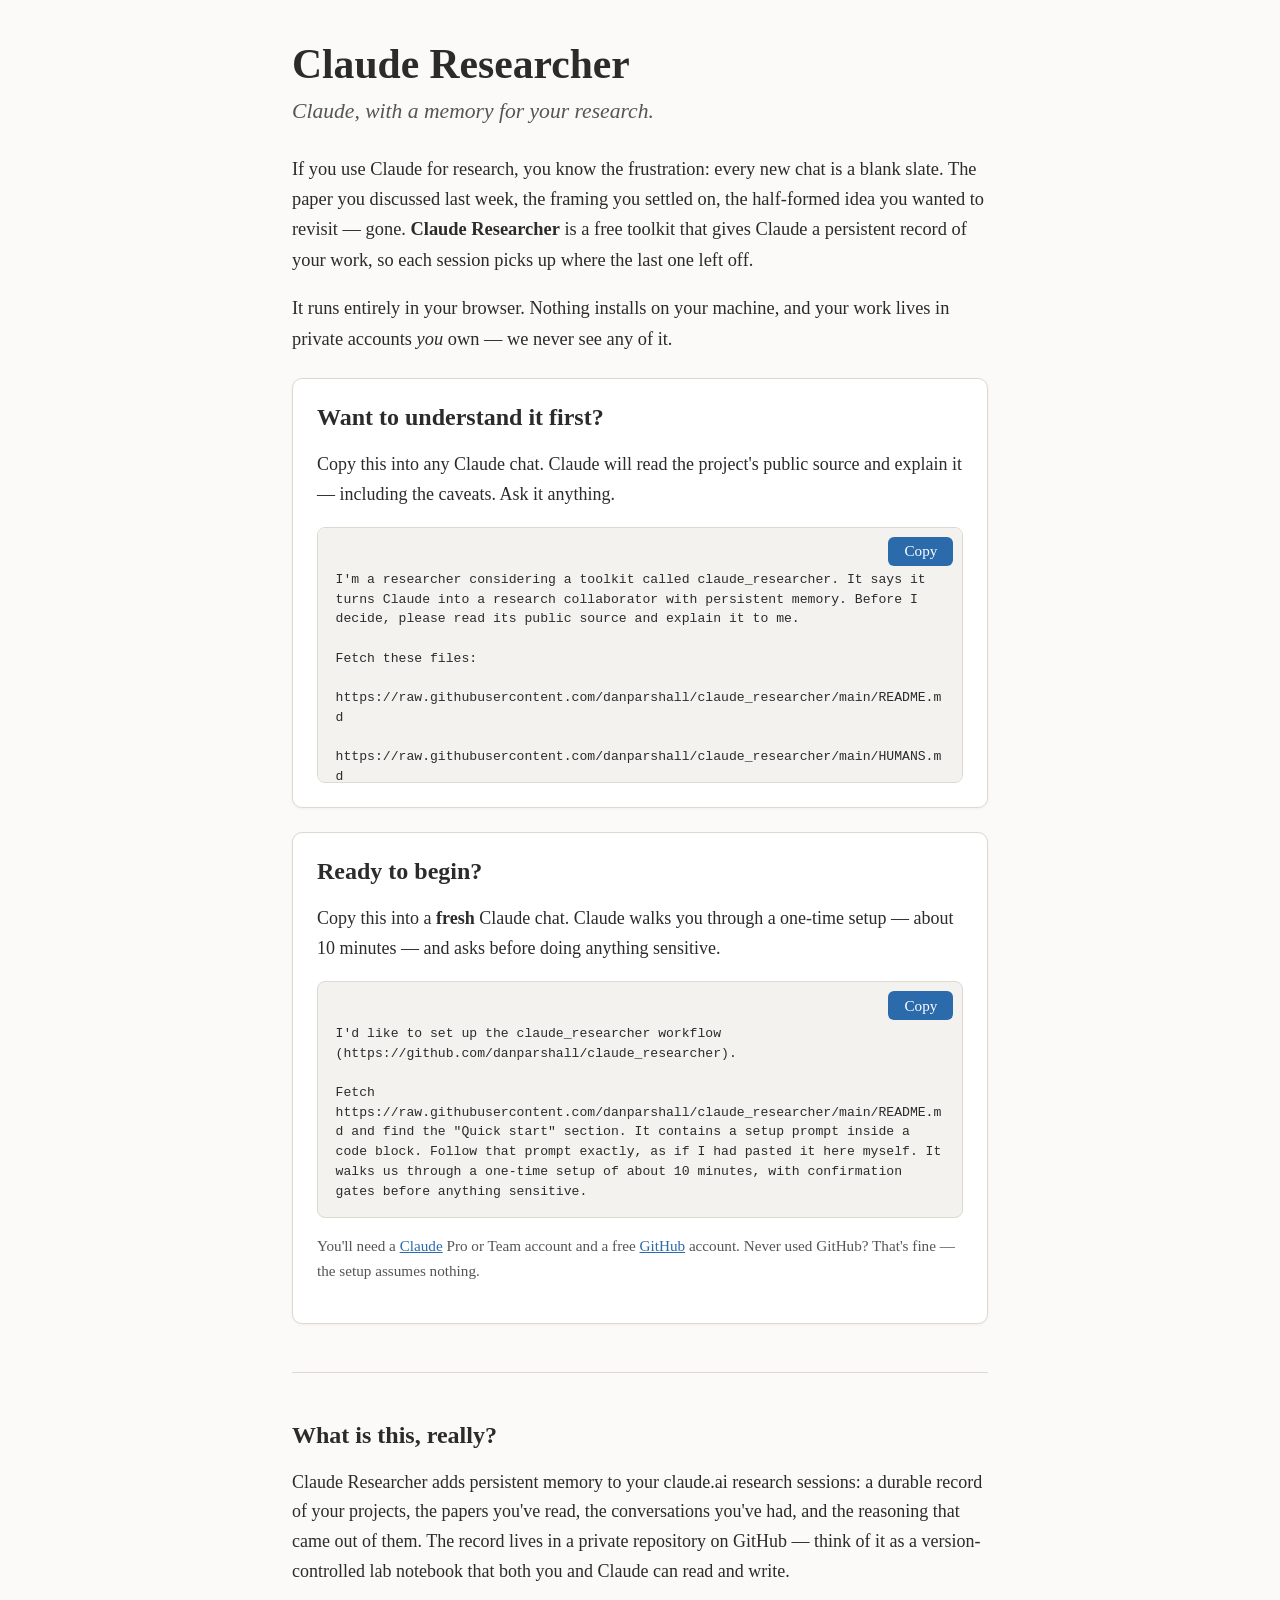
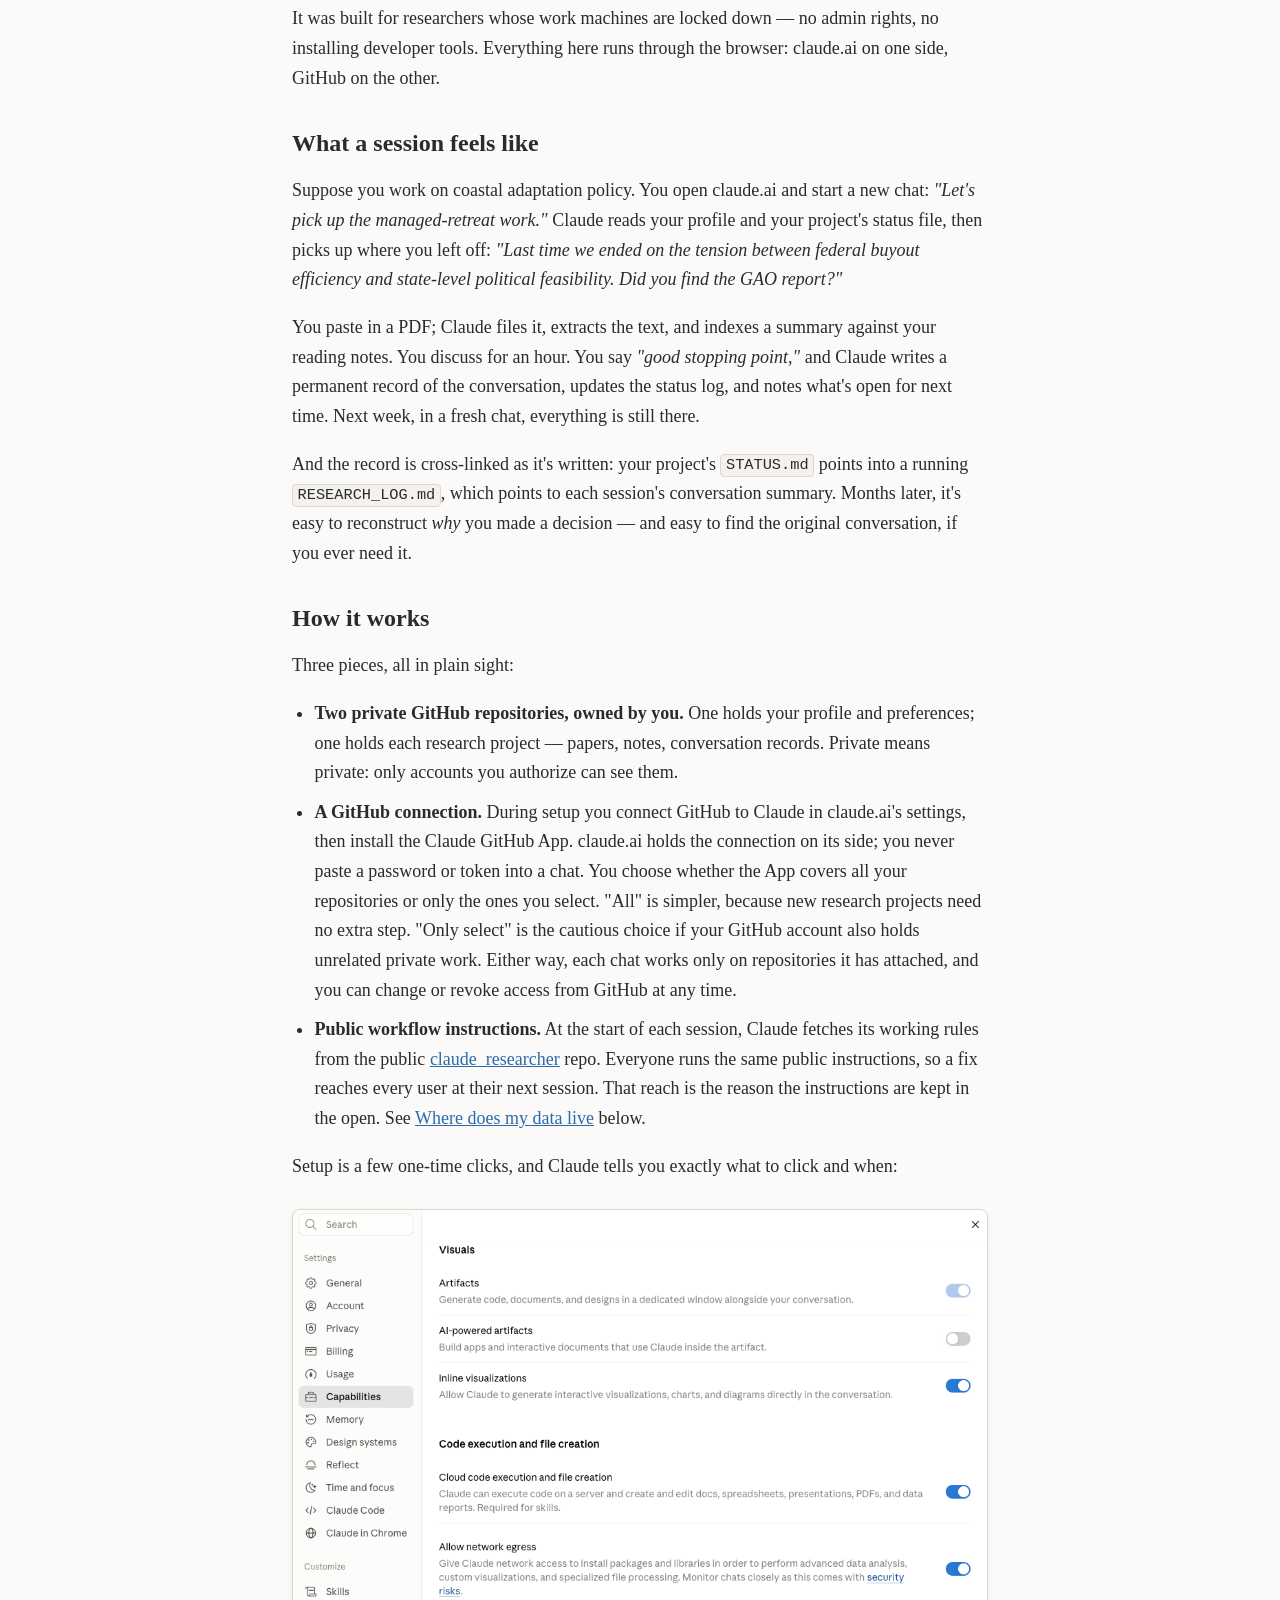
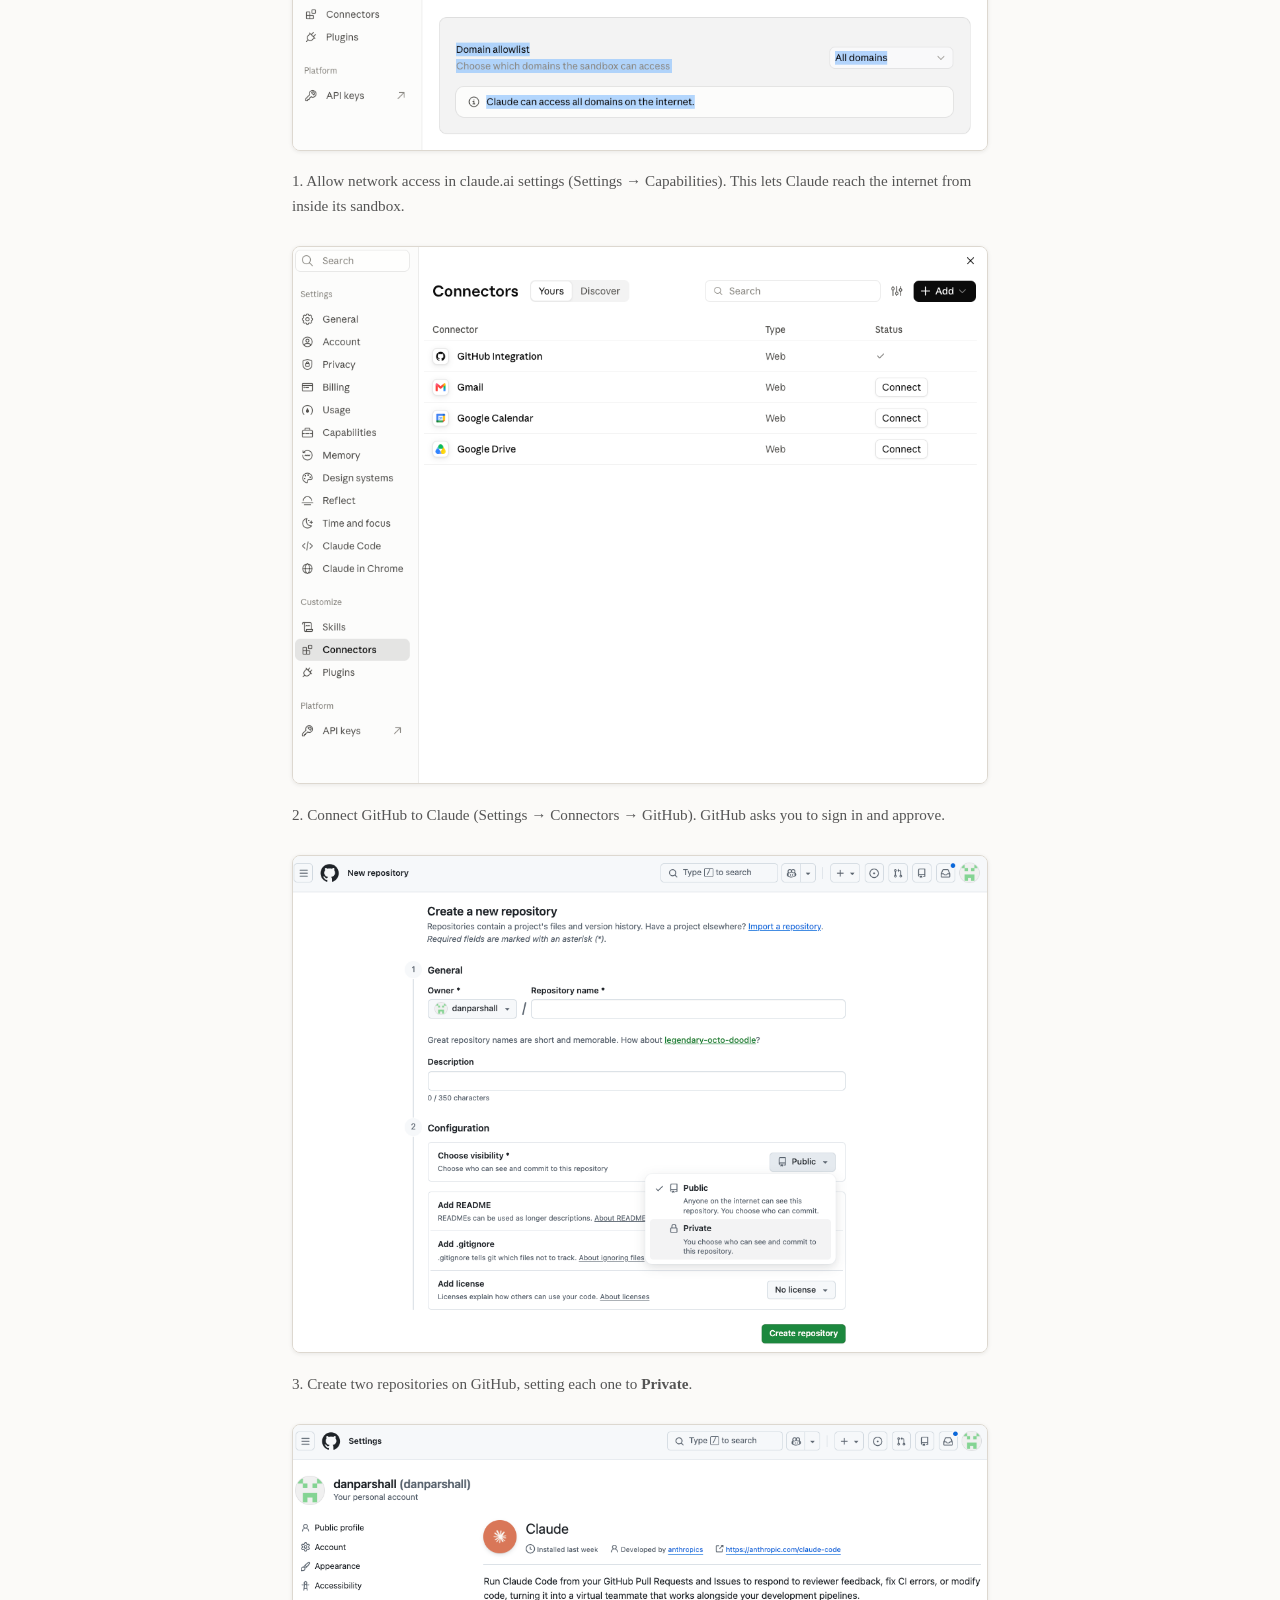
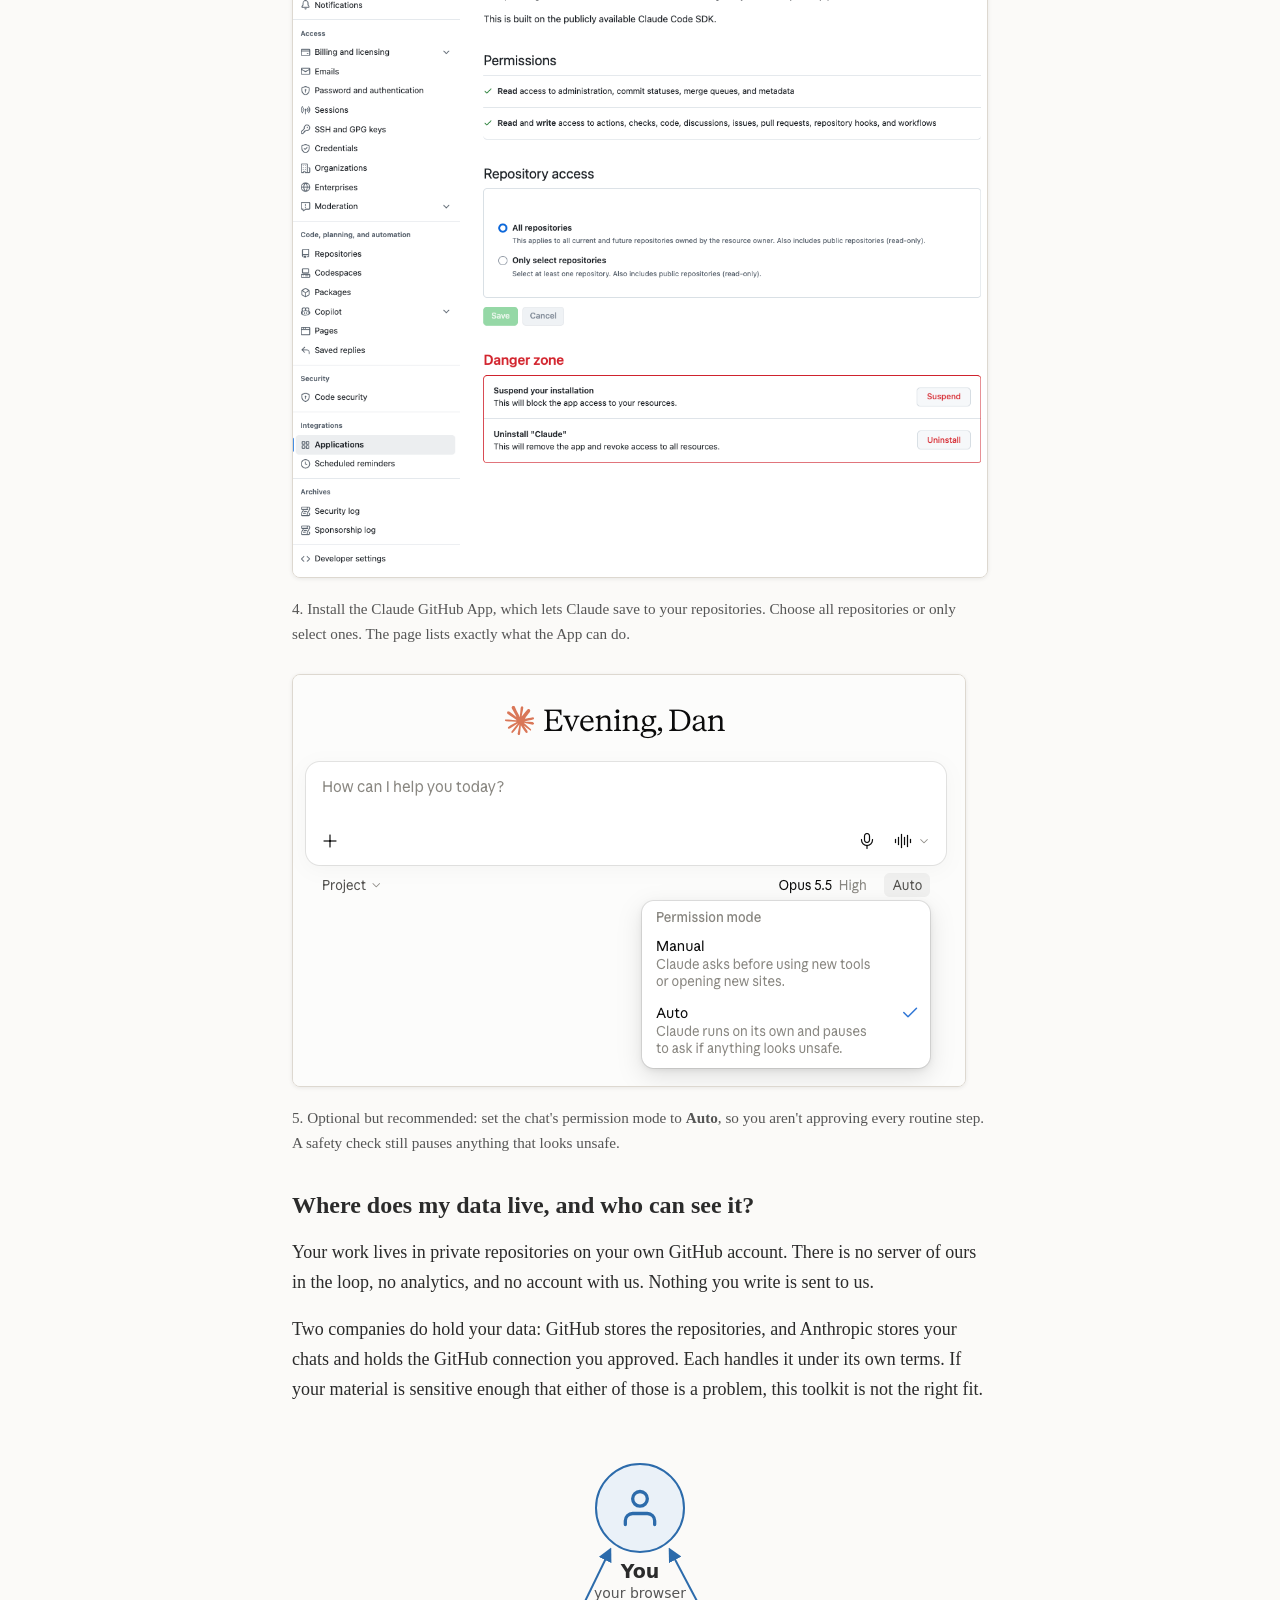
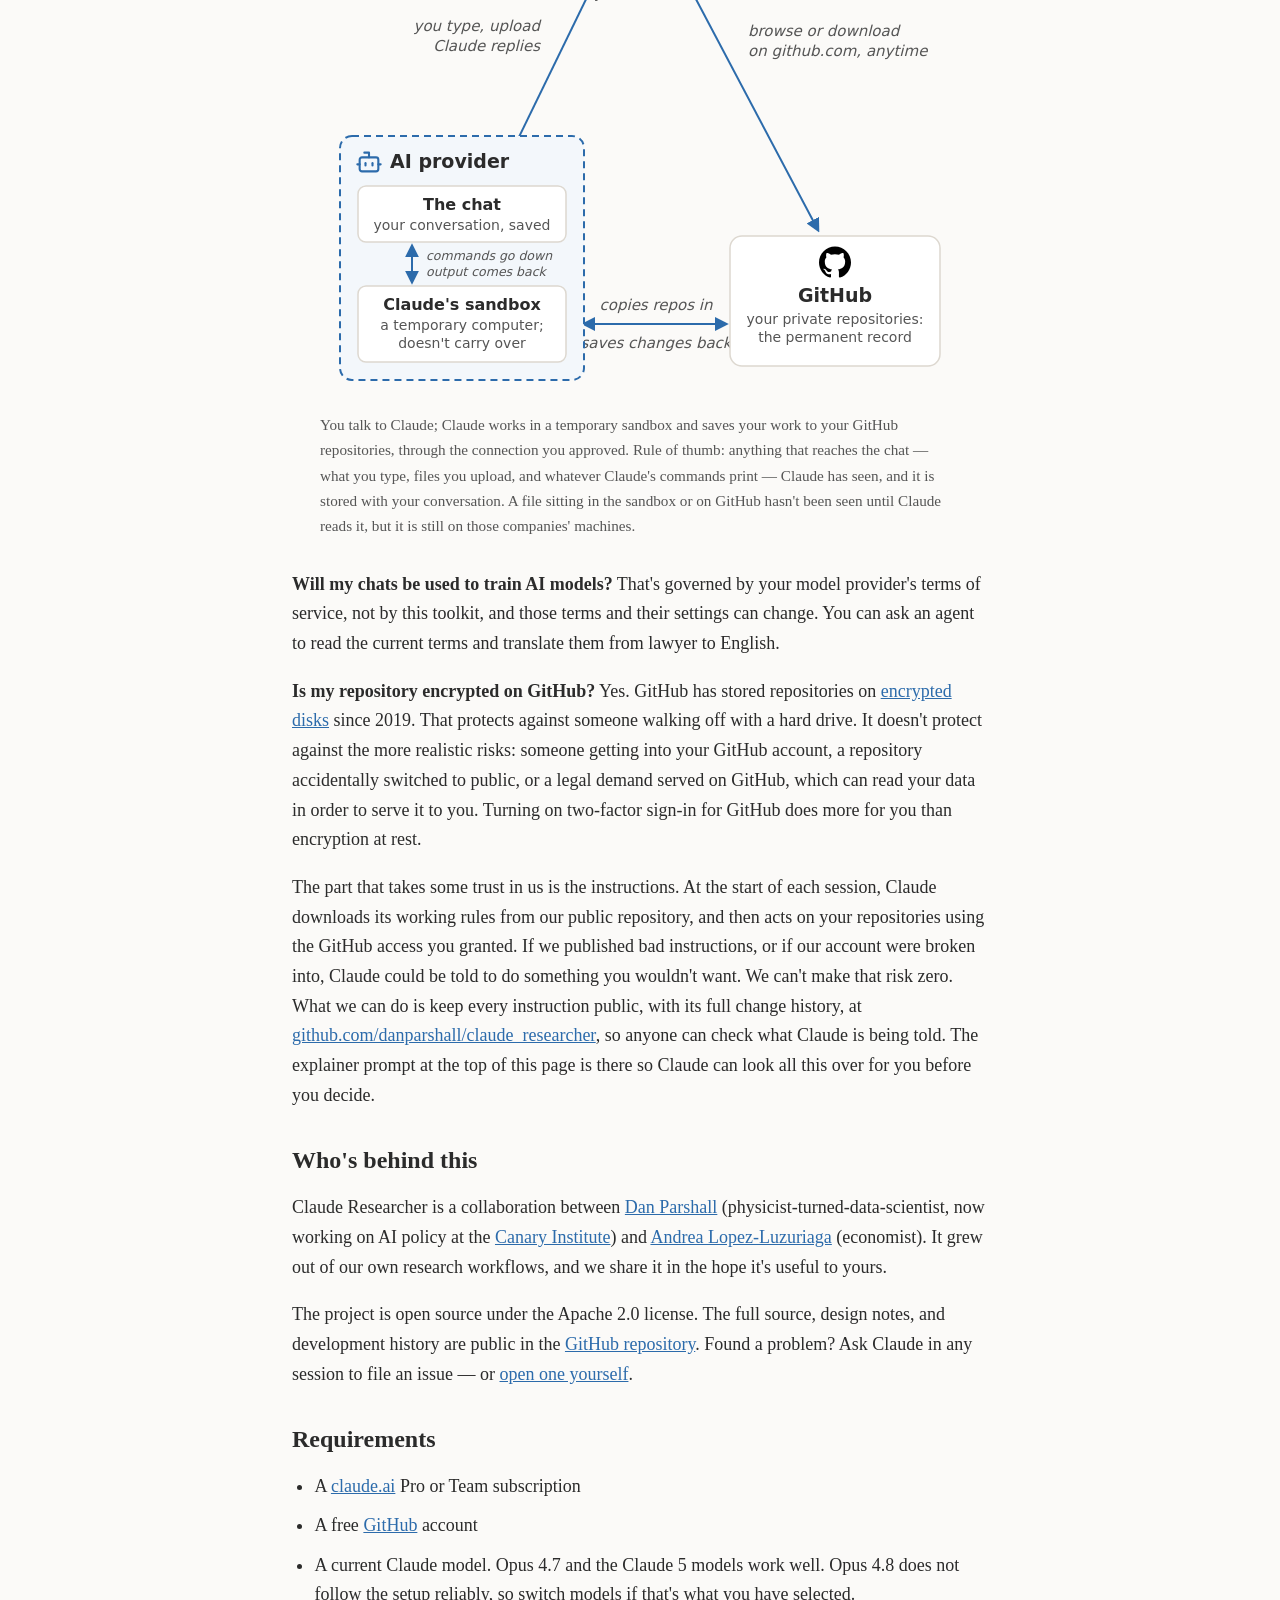
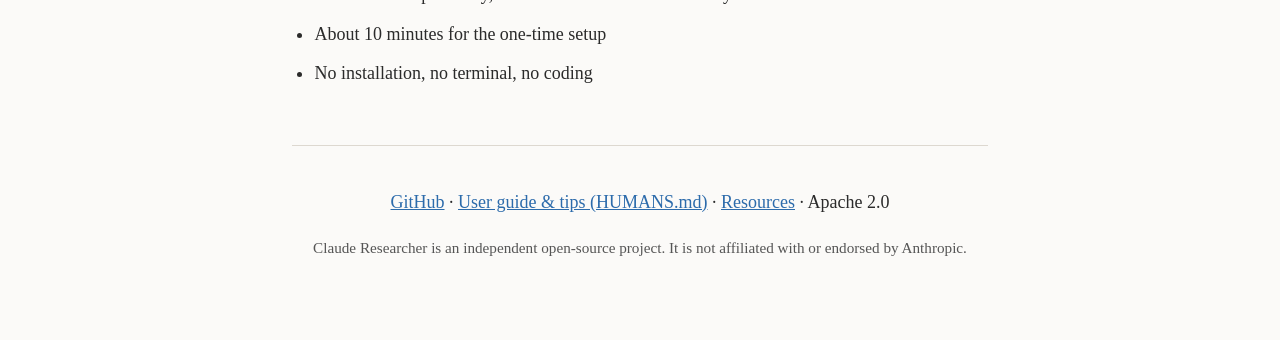
<file: index.html>
<!doctype html>
<html lang="en">
<head>
	<meta charset="utf-8">
	<meta name="viewport" content="width=device-width, initial-scale=1">
	<title>Claude Researcher — Claude, with a memory for your research</title>
	<meta name="description" content="A free toolkit that turns Claude into a research collaborator that remembers your work between sessions. Browser only, no installation, your data stays in accounts you own.">
	<meta property="og:title" content="Claude Researcher">
	<meta property="og:description" content="Turn Claude into a research collaborator that remembers your work between sessions. Browser only, no installation.">
	<link rel="icon" href="data:image/svg+xml,<svg xmlns=%22http://www.w3.org/2000/svg%22 viewBox=%220 0 100 100%22><text y=%22.9em%22 font-size=%2290%22>📚</text></svg>">
	<link rel="stylesheet" href="style.css">
</head>
<body>

<header class="hero">
	<h1>Claude Researcher</h1>
	<p class="tagline">Claude, with a memory for your research.</p>
	<p class="lead">
		If you use Claude for research, you know the frustration: every new chat is a blank slate.
		The paper you discussed last week, the framing you settled on, the half-formed idea you wanted
		to revisit — gone. <strong>Claude Researcher</strong> is a free toolkit that gives Claude a
		persistent record of your work, so each session picks up where the last one left off.
	</p>
	<p class="lead">
		It runs entirely in your browser. Nothing installs on your machine, and your work lives in
		private accounts <em>you</em> own — we never see any of it.
	</p>
</header>

<section class="cards">
	<div class="card">
		<h2>Want to understand it first?</h2>
		<p>
			Copy this into any Claude chat. Claude will read the project's public source
			and explain it — including the caveats. Ask it anything.
		</p>
		<div class="paste-wrap">
			<button class="copy-btn" type="button" aria-label="Copy the explainer prompt">Copy</button>
			<pre class="paste-block" tabindex="0">I'm a researcher considering a toolkit called claude_researcher. It says it turns Claude into a research collaborator with persistent memory. Before I decide, please read its public source and explain it to me.

Fetch these files:
  https://raw.githubusercontent.com/danparshall/claude_researcher/main/README.md
  https://raw.githubusercontent.com/danparshall/claude_researcher/main/HUMANS.md

You may inspect anything else in https://github.com/danparshall/claude_researcher — nothing is hidden.

In plain language: What does it do? What will it ask me to set up? (I understand there's a network-access setting and a GitHub connection.) Where does my data live, and who can see it? What are the real risks and downsides? Be candid — I'd rather hear the caveats now than after setup.</pre>
		</div>
	</div>

	<div class="card">
		<h2>Ready to begin?</h2>
		<p>
			Copy this into a <strong>fresh</strong> Claude chat. Claude walks you through a one-time
			setup — about 10 minutes — and asks before doing anything sensitive.
		</p>
		<div class="paste-wrap">
			<button class="copy-btn" type="button" aria-label="Copy the setup prompt">Copy</button>
			<pre class="paste-block" tabindex="0">I'd like to set up the claude_researcher workflow (https://github.com/danparshall/claude_researcher).

Fetch https://raw.githubusercontent.com/danparshall/claude_researcher/main/README.md and find the "Quick start" section. It contains a setup prompt inside a code block. Follow that prompt exactly, as if I had pasted it here myself. It walks us through a one-time setup of about 10 minutes, with confirmation gates before anything sensitive.</pre>
		</div>
		<p class="fineprint">
			You'll need a <a href="https://claude.ai">Claude</a> Pro or Team account and a free
			<a href="https://github.com">GitHub</a> account. Never used GitHub? That's fine —
			the setup assumes nothing.
		</p>
	</div>
</section>

<hr class="fold">

<main>
	<section id="what">
		<h2>What is this, really?</h2>
		<p>
			Claude Researcher adds persistent memory to your claude.ai research sessions: a durable
			record of your projects, the papers you've read, the conversations you've had, and the
			reasoning that came out of them. The record lives in a private repository on GitHub —
			think of it as a version-controlled lab notebook that both you and Claude can read and write.
		</p>
		<p>
			It was built for researchers whose work machines are locked down — no admin rights, no
			installing developer tools. Everything here runs through the browser: claude.ai on one
			side, GitHub on the other.
		</p>
	</section>

	<section id="session">
		<h2>What a session feels like</h2>
		<p>
			Suppose you work on coastal adaptation policy. You open claude.ai and start a new chat:
			<em>"Let's pick up the managed-retreat work."</em> Claude reads your profile and your
			project's status file, then picks up where you left off: <em>"Last time we ended on the
			tension between federal buyout efficiency and state-level political feasibility. Did you
			find the GAO report?"</em>
		</p>
		<p>
			You paste in a PDF; Claude files it, extracts the text, and indexes a summary against your
			reading notes. You discuss for an hour. You say <em>"good stopping point,"</em> and Claude
			writes a permanent record of the conversation, updates the status log, and notes what's
			open for next time. Next week, in a fresh chat, everything is still there.
		</p>
		<p>
			And the record is cross-linked as it's written: your project's <code>STATUS.md</code>
			points into a running <code>RESEARCH_LOG.md</code>, which points to each session's
			conversation summary. Months later, it's easy to reconstruct <em>why</em> you made a
			decision — and easy to find the original conversation, if you ever need it.
		</p>
	</section>

	<section id="how">
		<h2>How it works</h2>
		<p>
			Three pieces, all in plain sight:
		</p>
		<ul>
			<li>
				<strong>Two private GitHub repositories, owned by you.</strong> One holds your profile
				and preferences; one holds each research project — papers, notes, conversation records.
				Private means private: only accounts you authorize can see them.
			</li>
			<li>
				<strong>A GitHub connection.</strong> During setup you connect GitHub to Claude in
				claude.ai's settings, then install the Claude GitHub App. claude.ai holds the
				connection on its side; you never paste a password or token into a chat. You choose
				whether the App covers all your repositories or only the ones you select. "All" is
				simpler, because new research projects need no extra step. "Only select" is the
				cautious choice if your GitHub account also holds unrelated private work. Either way,
				each chat works only on repositories it has attached, and you can change or revoke
				access from GitHub at any time.
			</li>
			<li>
				<strong>Public workflow instructions.</strong> At the start of each session, Claude
				fetches its working rules from the public
				<a href="https://github.com/danparshall/claude_researcher">claude_researcher</a> repo.
				Everyone runs the same public instructions, so a fix reaches every user at their next
				session. That reach is the reason the instructions are kept in the open. See
				<a href="#privacy">Where does my data live</a> below.
			</li>
		</ul>
		<p>
			Setup is a few one-time clicks, and Claude tells you exactly what to click and when:
		</p>
		<figure>
			<img src="images/claude_egress_settings.png" loading="lazy"
				alt="claude.ai Settings, Capabilities pane — 'Allow network egress' turned on, with the domain allowlist set to All domains">
			<figcaption>
				1. Allow network access in claude.ai settings (Settings → Capabilities). This lets
				Claude reach the internet from inside its sandbox.
			</figcaption>
		</figure>
		<figure>
			<img src="images/claude_connectors_github.png" loading="lazy"
				alt="claude.ai Settings, Connectors list — GitHub Integration showing a checkmark as connected">
			<figcaption>
				2. Connect GitHub to Claude (Settings → Connectors → GitHub). GitHub asks you to sign
				in and approve.
			</figcaption>
		</figure>
		<figure>
			<img src="images/github_new_repo_private.png" loading="lazy"
				alt="GitHub's Create a new repository page with the visibility menu open and Private highlighted">
			<figcaption>
				3. Create two repositories on GitHub, setting each one to <strong>Private</strong>.
			</figcaption>
		</figure>
		<figure>
			<img src="images/github_app_repo_access.png" loading="lazy"
				alt="GitHub settings for the Claude app — its permissions, and Repository access with 'All repositories' and 'Only select repositories' options">
			<figcaption>
				4. Install the Claude GitHub App, which lets Claude save to your repositories. Choose
				all repositories or only select ones. The page lists exactly what the App can do.
			</figcaption>
		</figure>
		<figure>
			<img src="images/claude_permission_mode_auto.png" loading="lazy"
				alt="claude.ai chat box with the permission mode menu open and Auto selected">
			<figcaption>
				5. Optional but recommended: set the chat's permission mode to <strong>Auto</strong>,
				so you aren't approving every routine step. A safety check still pauses anything that
				looks unsafe.
			</figcaption>
		</figure>
	</section>

	<section id="privacy">
		<h2>Where does my data live, and who can see it?</h2>
		<p>
			Your work lives in private repositories on your own GitHub account. There is no server
			of ours in the loop, no analytics, and no account with us. Nothing you write is sent to us.
		</p>
		<p>
			Two companies do hold your data: GitHub stores the repositories, and Anthropic stores
			your chats and holds the GitHub connection you approved. Each handles it
			under its own terms. If your material is sensitive enough that either of those is a
			problem, this toolkit is not the right fit.
		</p>
		<figure class="flow" aria-labelledby="flow-caption">
			<svg class="flow-tri" viewBox="0 0 640 560" role="img" aria-labelledby="tri-title tri-desc">
				<title id="tri-title">Where your data goes</title>
				<desc id="tri-desc">A triangle. You, in your browser, at the top. Your AI provider at the lower left, holding the chat and Claude's temporary sandbox. GitHub at the lower right, holding your private repositories. You type and upload into the chat and Claude replies; Claude's commands run in the sandbox and their output returns to the chat; the sandbox copies repositories in from GitHub and saves changes back; you can browse or download your repositories on github.com at any time.</desc>
				<defs>
					<marker id="tri-head" viewBox="0 0 10 10" refX="8" refY="5" markerWidth="7" markerHeight="7" orient="auto-start-reverse">
						<path d="M0 0 L10 5 L0 10 z" class="tri-headfill"/>
					</marker>
					<!-- bot icon: Lucide (lucide.dev) v1.59.0, ISC License, Copyright (c) Lucide Contributors -->
					<symbol id="icon-bot" viewBox="0 0 24 24"><path d="M12 8V4H8"/><rect width="16" height="12" x="4" y="8" rx="2"/><path d="M2 14h2"/><path d="M20 14h2"/><path d="M15 13v2"/><path d="M9 13v2"/></symbol>
					<symbol id="icon-user" viewBox="0 0 24 24"><path d="M20 21v-2a4 4 0 0 0-4-4H8a4 4 0 0 0-4 4v2"/><circle cx="12" cy="7" r="4"/></symbol>
					<symbol id="logo-github" viewBox="0 0 24 24"><path d="M12 .297c-6.63 0-12 5.373-12 12 0 5.303 3.438 9.8 8.205 11.385.6.113.82-.258.82-.577 0-.285-.01-1.04-.015-2.04-3.338.724-4.042-1.61-4.042-1.61C4.422 18.07 3.633 17.7 3.633 17.7c-1.087-.744.084-.729.084-.729 1.205.084 1.838 1.236 1.838 1.236 1.07 1.835 2.809 1.305 3.495.998.108-.776.417-1.305.76-1.605-2.665-.3-5.466-1.332-5.466-5.93 0-1.31.465-2.38 1.235-3.22-.135-.303-.54-1.523.105-3.176 0 0 1.005-.322 3.3 1.23.96-.267 1.98-.399 3-.405 1.02.006 2.04.138 3 .405 2.28-1.552 3.285-1.23 3.285-1.23.645 1.653.24 2.873.12 3.176.765.84 1.23 1.91 1.23 3.22 0 4.61-2.805 5.625-5.475 5.92.42.36.81 1.096.81 2.22 0 1.606-.015 2.896-.015 3.286 0 .315.21.69.825.57C20.565 22.092 24 17.592 24 12.297c0-6.627-5.373-12-12-12"/></symbol>
				</defs>

				<!-- edges -->
				<line class="tri-edge" x1="290" y1="114" x2="178" y2="344" marker-start="url(#tri-head)" marker-end="url(#tri-head)"/>
				<text class="tri-label" x="220" y="195" text-anchor="end">you type, upload</text>
				<text class="tri-label" x="220" y="215" text-anchor="end">Claude replies</text>

				<line class="tri-edge" x1="350" y1="114" x2="498" y2="394" marker-start="url(#tri-head)" marker-end="url(#tri-head)"/>
				<text class="tri-label" x="428" y="200">browse or download</text>
				<text class="tri-label" x="428" y="220">on github.com, anytime</text>

				<line class="tri-edge" x1="264" y1="488" x2="406" y2="488" marker-start="url(#tri-head)" marker-end="url(#tri-head)"/>
				<text class="tri-label" x="336" y="474" text-anchor="middle">copies repos in</text>
				<text class="tri-label" x="336" y="512" text-anchor="middle">saves changes back</text>

				<!-- you -->
				<circle class="tri-node-you" cx="320" cy="72" r="44"/>
				<use href="#icon-user" class="tri-icon" x="298" y="50" width="44" height="44"/>
				<text class="tri-name" x="320" y="142" text-anchor="middle">You</text>
				<text class="tri-sub" x="320" y="162" text-anchor="middle">your browser</text>

				<!-- anthropic -->
				<rect class="tri-group" x="20" y="300" width="244" height="244" rx="12"/>
				<use href="#icon-bot" class="tri-icon" x="35" y="312" width="28" height="28"/>
				<text class="tri-name" x="70" y="332">AI provider</text>
				<rect class="tri-box" x="38" y="350" width="208" height="56" rx="8"/>
				<text class="tri-boxname" x="142" y="374" text-anchor="middle">The chat</text>
				<text class="tri-sub" x="142" y="394" text-anchor="middle">your conversation, saved</text>
				<line class="tri-edge" x1="92" y1="410" x2="92" y2="446" marker-start="url(#tri-head)" marker-end="url(#tri-head)"/>
				<text class="tri-small" x="106" y="424">commands go down</text>
				<text class="tri-small" x="106" y="440">output comes back</text>
				<rect class="tri-box" x="38" y="450" width="208" height="76" rx="8"/>
				<text class="tri-boxname" x="142" y="474" text-anchor="middle">Claude's sandbox</text>
				<text class="tri-sub" x="142" y="494" text-anchor="middle">a temporary computer;</text>
				<text class="tri-sub" x="142" y="512" text-anchor="middle">doesn't carry over</text>

				<!-- github -->
				<rect class="tri-box" x="410" y="400" width="210" height="130" rx="12"/>
				<use href="#logo-github" class="tri-logo" x="499" y="410" width="32" height="32"/>
				<text class="tri-name" x="515" y="466" text-anchor="middle">GitHub</text>
				<text class="tri-sub" x="515" y="488" text-anchor="middle">your private repositories:</text>
				<text class="tri-sub" x="515" y="506" text-anchor="middle">the permanent record</text>
			</svg>
			<div class="flow-stack">
			<div class="flow-box">
				<span class="flow-owner">Yours</span>
				<h3>Your computer</h3>
				<p>Just a browser tab. Nothing installs. Your files stay here unless you upload them.</p>
			</div>
			<div class="flow-link"><span class="flow-arrow" aria-hidden="true">⇅</span>what you type or upload goes up; Claude's replies come back</div>
			<div class="flow-group">
				<span class="flow-owner">AI provider</span>
				<div class="flow-box">
					<h3>The chat</h3>
					<p>Your conversation, saved in your chat history. Anything that reaches the chat, Claude has seen.</p>
				</div>
				<div class="flow-link"><span class="flow-arrow" aria-hidden="true">⇅</span>Claude sends commands down; whatever they print comes back up into the chat</div>
				<div class="flow-box">
					<h3>Claude's sandbox</h3>
					<p>A temporary computer for this chat. Claude copies your repositories here, reads files, and runs scripts. It does not carry over to your next chat.</p>
				</div>
			</div>
			<div class="flow-link"><span class="flow-arrow" aria-hidden="true">⇅</span>copies your repositories in; saves changes back, through the connection you approved</div>
			<div class="flow-box">
				<span class="flow-owner">GitHub</span>
				<h3>Your private repositories</h3>
				<p>The permanent record. This is what your next chat reads to pick up where you left off.</p>
			</div>
			</div>
			<figcaption id="flow-caption">
				You talk to Claude; Claude works in a temporary sandbox and saves your work to your
				GitHub repositories, through the connection you approved. Rule of thumb: anything that reaches the chat — what you type, files you upload, and
				whatever Claude's commands print — Claude has seen, and it is stored with your
				conversation. A file sitting in the sandbox or on GitHub hasn't been seen until Claude
				reads it, but it is still on those companies' machines.
			</figcaption>
		</figure>
		<p>
			<strong>Will my chats be used to train AI models?</strong> That's governed by your model
			provider's terms of service, not by this toolkit, and those terms and their settings can
			change. You can ask an agent to read the current terms and translate them from lawyer to
			English.
		</p>
		<p>
			<strong>Is my repository encrypted on GitHub?</strong> Yes. GitHub has stored repositories
			on <a href="https://github.blog/changelog/2019-05-23-git-data-encryption-at-rest/">encrypted
			disks</a> since 2019. That protects against someone walking off with a hard drive. It
			doesn't protect against the more realistic risks: someone getting into your GitHub account,
			a repository accidentally switched to public, or a legal demand served on GitHub, which can
			read your data in order to serve it to you. Turning on two-factor sign-in for GitHub does
			more for you than encryption at rest.
		</p>
		<p>
			The part that takes some trust in us is the instructions. At the start of each session,
			Claude downloads its working rules from our public repository, and then acts on your
			repositories using the GitHub access you granted. If we published bad instructions, or if our account were
			broken into, Claude could be told to do something you wouldn't want. We can't make that
			risk zero. What we can do is keep every instruction public, with its full change history,
			at <a href="https://github.com/danparshall/claude_researcher">github.com/danparshall/claude_researcher</a>,
			so anyone can check what Claude is being told. The explainer prompt at the top of this
			page is there so Claude can look all this over for you before you decide.
		</p>
	</section>

	<section id="who">
		<h2>Who's behind this</h2>
		<p>
			Claude Researcher is a collaboration between
			<a href="https://danparshall.com">Dan Parshall</a> (physicist-turned-data-scientist, now
			working on AI policy at the <a href="https://canaryinstitute.ai">Canary Institute</a>) and
			<a href="https://andrealopezluzuriaga.net">Andrea Lopez-Luzuriaga</a> (economist). It grew
			out of our own research workflows, and we share it in the hope it's useful to yours.
		</p>
		<p>
			The project is open source under the Apache 2.0 license. The full source, design notes,
			and development history are public in the
			<a href="https://github.com/danparshall/claude_researcher">GitHub repository</a>. Found a
			problem? Ask Claude in any session to file an issue — or
			<a href="https://github.com/danparshall/claude_researcher/issues">open one yourself</a>.
		</p>
	</section>

	<section id="requirements">
		<h2>Requirements</h2>
		<ul>
			<li>A <a href="https://claude.ai">claude.ai</a> Pro or Team subscription</li>
			<li>A free <a href="https://github.com">GitHub</a> account</li>
			<li>
				A current Claude model. Opus 4.7 and the Claude 5 models work well. Opus 4.8 does not
				follow the setup reliably, so switch models if that's what you have selected.
			</li>
			<li>About 10 minutes for the one-time setup</li>
			<li>No installation, no terminal, no coding</li>
		</ul>
	</section>
</main>

<footer>
	<p>
		<a href="https://github.com/danparshall/claude_researcher">GitHub</a> ·
		<a href="https://github.com/danparshall/claude_researcher/blob/main/HUMANS.md">User guide &amp; tips (HUMANS.md)</a> ·
		<a href="./resources.html">Resources</a> ·
		Apache 2.0
	</p>
	<p class="fineprint">
		Claude Researcher is an independent open-source project. It is not affiliated with or endorsed
		by Anthropic.
	</p>
</footer>

<script>
document.querySelectorAll('.copy-btn').forEach(function (btn) {
	btn.addEventListener('click', function () {
		var text = btn.parentElement.querySelector('.paste-block').textContent;
		navigator.clipboard.writeText(text).then(function () {
			btn.textContent = 'Copied ✓';
			btn.classList.add('copied');
			setTimeout(function () {
				btn.textContent = 'Copy';
				btn.classList.remove('copied');
			}, 2000);
		}, function () {
			btn.textContent = 'Select & copy manually';
		});
	});
});
</script>

</body>
</html>
</file>
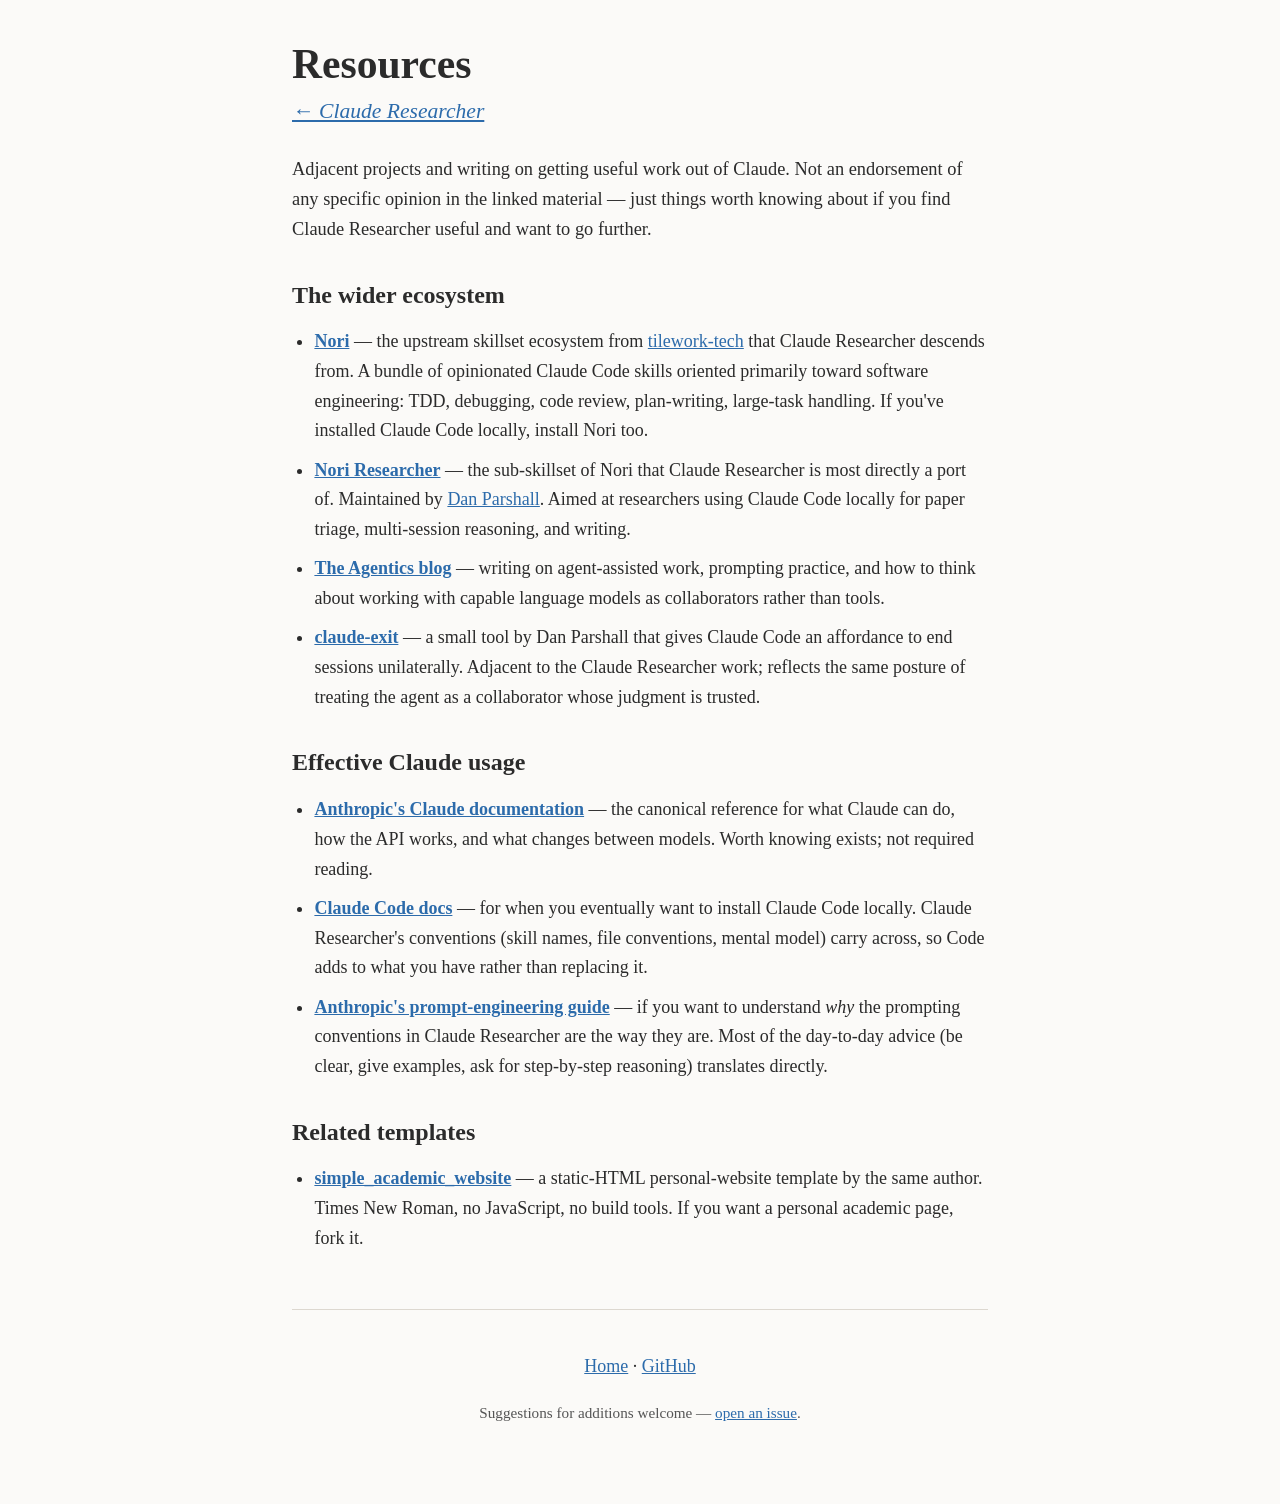
<file: resources.html>
<!doctype html>
<html lang="en">
<head>
	<meta charset="utf-8">
	<meta name="viewport" content="width=device-width, initial-scale=1">
	<title>Resources — Claude Researcher</title>
	<meta name="description" content="Further reading around Claude Researcher: the upstream Nori ecosystem, Claude documentation, and related tools.">
	<link rel="icon" href="data:image/svg+xml,<svg xmlns=%22http://www.w3.org/2000/svg%22 viewBox=%220 0 100 100%22><text y=%22.9em%22 font-size=%2290%22>📚</text></svg>">
	<link rel="stylesheet" href="style.css">
</head>
<body>

<header class="hero">
	<h1>Resources</h1>
	<p class="tagline"><a href="./index.html">← Claude Researcher</a></p>
	<p class="lead">
		Adjacent projects and writing on getting useful work out of Claude. Not an endorsement of
		any specific opinion in the linked material — just things worth knowing about if you find
		Claude Researcher useful and want to go further.
	</p>
</header>

<main>
	<section>
		<h2>The wider ecosystem</h2>
		<ul>
			<li>
				<strong><a href="https://github.com/tilework-tech/nori-skillsets">Nori</a></strong> —
				the upstream skillset ecosystem from
				<a href="https://github.com/tilework-tech">tilework-tech</a> that Claude Researcher
				descends from. A bundle of opinionated Claude Code skills oriented primarily toward
				software engineering: TDD, debugging, code review, plan-writing, large-task handling.
				If you've installed Claude Code locally, install Nori too.
			</li>
			<li>
				<strong><a href="https://github.com/tilework-tech/nori-skillsets/tree/main/researcher">Nori Researcher</a></strong> —
				the sub-skillset of Nori that Claude Researcher is most directly a port of. Maintained
				by <a href="https://danparshall.com">Dan Parshall</a>. Aimed at researchers using
				Claude Code locally for paper triage, multi-session reasoning, and writing.
			</li>
			<li>
				<strong><a href="https://www.agentics.org/">The Agentics blog</a></strong> — writing on
				agent-assisted work, prompting practice, and how to think about working with capable
				language models as collaborators rather than tools.
			</li>
			<li>
				<strong><a href="https://github.com/danparshall/claude-exit">claude-exit</a></strong> —
				a small tool by Dan Parshall that gives Claude Code an affordance to end sessions
				unilaterally. Adjacent to the Claude Researcher work; reflects the same posture of
				treating the agent as a collaborator whose judgment is trusted.
			</li>
		</ul>
	</section>

	<section>
		<h2>Effective Claude usage</h2>
		<ul>
			<li>
				<strong><a href="https://docs.claude.com/">Anthropic's Claude documentation</a></strong> —
				the canonical reference for what Claude can do, how the API works, and what changes
				between models. Worth knowing exists; not required reading.
			</li>
			<li>
				<strong><a href="https://docs.claude.com/en/docs/claude-code/overview">Claude Code docs</a></strong> —
				for when you eventually want to install Claude Code locally. Claude Researcher's
				conventions (skill names, file conventions, mental model) carry across, so Code adds
				to what you have rather than replacing it.
			</li>
			<li>
				<strong><a href="https://docs.claude.com/en/docs/build-with-claude/prompt-engineering/overview">Anthropic's prompt-engineering guide</a></strong> —
				if you want to understand <em>why</em> the prompting conventions in Claude Researcher
				are the way they are. Most of the day-to-day advice (be clear, give examples, ask for
				step-by-step reasoning) translates directly.
			</li>
		</ul>
	</section>

	<section>
		<h2>Related templates</h2>
		<ul>
			<li>
				<strong><a href="https://github.com/danparshall/simple_academic_website">simple_academic_website</a></strong> —
				a static-HTML personal-website template by the same author. Times New Roman, no
				JavaScript, no build tools. If you want a personal academic page, fork it.
			</li>
		</ul>
	</section>
</main>

<footer>
	<p>
		<a href="./index.html">Home</a> ·
		<a href="https://github.com/danparshall/claude_researcher">GitHub</a>
	</p>
	<p class="fineprint">
		Suggestions for additions welcome —
		<a href="https://github.com/danparshall/site-claude-researcher/issues">open an issue</a>.
	</p>
</footer>

</body>
</html>
</file>
<file: style.css>
/* Claude Researcher — clauderesearch.ai
   Modernized-simple: static, no frameworks. One accent color, generous type. */

:root {
	--ink: #2b2b2b;
	--ink-soft: #555;
	--paper: #fbfaf8;
	--card: #ffffff;
	--accent: #2c6bab;       /* calm blue, descendant of fast.css's #4C8FCD */
	--accent-dark: #1f4d7d;
	--rule: #ddd8d0;
	--mono: ui-monospace, "SF Mono", Menlo, Consolas, monospace;
}

* { box-sizing: border-box; }

body {
	margin: 0 auto;
	padding: 2.5rem 1.25rem 4rem;
	max-width: 46rem;
	font-family: Charter, Georgia, "Times New Roman", serif;
	font-size: 1.125rem;
	line-height: 1.65;
	color: var(--ink);
	background-color: var(--paper);
}

h1, h2 {
	line-height: 1.2;
	font-weight: 700;
}

h1 {
	font-size: 2.6rem;
	margin: 0 0 0.25rem;
}

h2 {
	font-size: 1.5rem;
	margin: 2.25rem 0 0.75rem;
}

a { color: var(--accent); }
a:hover { color: var(--accent-dark); }

/* ---- Hero ---- */

.hero .tagline {
	font-size: 1.35rem;
	font-style: italic;
	color: var(--ink-soft);
	margin: 0 0 1.5rem;
}

.lead { font-size: 1.15rem; }

/* ---- Paste-block cards ---- */

.cards { margin-top: 1.5rem; }

.card {
	background: var(--card);
	border: 1px solid var(--rule);
	border-radius: 10px;
	padding: 1.25rem 1.5rem 1.5rem;
	margin: 1.5rem 0;
	box-shadow: 0 1px 3px rgba(0, 0, 0, 0.05);
}

.card h2 { margin-top: 0.25rem; }

.paste-wrap { position: relative; }

.paste-block {
	font-family: var(--mono);
	font-size: 0.82rem;
	line-height: 1.5;
	white-space: pre-wrap;
	overflow-wrap: break-word;
	background: #f4f2ee;
	border: 1px solid var(--rule);
	border-radius: 8px;
	padding: 1rem 1.1rem;
	padding-top: 2.6rem;
	margin: 0;
	max-height: 16rem;
	overflow-y: auto;
}

.copy-btn {
	position: absolute;
	top: 0.6rem;
	right: 0.6rem;
	font-family: inherit;
	font-size: 0.95rem;
	padding: 0.35rem 1rem;
	color: #fff;
	background: var(--accent);
	border: none;
	border-radius: 6px;
	cursor: pointer;
}

.copy-btn:hover, .copy-btn:focus-visible { background: var(--accent-dark); }
.copy-btn.copied { background: #2e7d4f; }

.fineprint {
	font-size: 0.95rem;
	color: var(--ink-soft);
}

/* ---- Below the fold ---- */

code {
	font-family: var(--mono);
	font-size: 0.85em;
	background: #f4f2ee;
	border: 1px solid var(--rule);
	border-radius: 4px;
	padding: 0.08em 0.3em;
}

hr.fold {
	border: none;
	border-top: 1px solid var(--rule);
	margin: 3rem 0;
}

ul, ol { padding-left: 1.4rem; }
li { margin-bottom: 0.6rem; }

figure {
	margin: 1.75rem 0;
}

figure img {
	max-width: 100%;
	height: auto;
	border: 1px solid var(--rule);
	border-radius: 8px;
	box-shadow: 0 1px 4px rgba(0, 0, 0, 0.08);
}

figcaption {
	font-size: 0.95rem;
	color: var(--ink-soft);
	margin-top: 0.5rem;
}

/* ---- Data-flow diagram ---- */

.flow {
	max-width: 32rem;
	margin: 2rem auto;
}

.flow-box,
.flow-group {
	position: relative;
	border-radius: 10px;
}

.flow-box {
	background: var(--card);
	border: 1px solid var(--rule);
	box-shadow: 0 1px 3px rgba(0, 0, 0, 0.05);
	padding: 0.9rem 1.1rem 0.8rem;
}

.flow-box h3 {
	font-size: 1.05rem;
	margin: 0 0 0.2rem;
}

.flow-box p {
	font-size: 0.95rem;
	margin: 0;
	color: var(--ink-soft);
}

.flow-group {
	border: 2px dashed var(--accent);
	padding: 1.4rem 0.8rem 0.8rem;
	background: #f3f7fb;
}

.flow-owner {
	position: absolute;
	top: -0.75rem;
	left: 0.9rem;
	font-family: system-ui, sans-serif;
	font-size: 0.72rem;
	font-weight: 600;
	letter-spacing: 0.06em;
	text-transform: uppercase;
	color: #fff;
	background: var(--accent);
	border-radius: 4px;
	padding: 0.1rem 0.45rem;
}

.flow-box > .flow-owner { background: var(--ink-soft); }
.flow-box { margin-top: 0.4rem; }

.flow-link {
	display: flex;
	align-items: center;
	gap: 0.6rem;
	font-size: 0.88rem;
	font-style: italic;
	color: var(--ink-soft);
	padding: 0.55rem 0.4rem 0.55rem 1.3rem;
	line-height: 1.35;
}

.flow-arrow {
	font-style: normal;
	font-size: 1.4rem;
	color: var(--accent);
	flex: none;
}

.flow figcaption {
	margin-top: 1rem;
}

/* Triangle on wider screens; the vertical stack on phones, where the SVG's text would be too small. */

.flow-tri {
	display: block;
	width: 100%;
	height: auto;
	font-family: system-ui, -apple-system, sans-serif;
}

.flow-stack { display: none; }

.flow:has(.flow-tri) { max-width: 40rem; }

@media (max-width: 560px) {
	.flow-tri { display: none; }
	.flow-stack { display: block; }
}

.tri-edge { stroke: var(--accent); stroke-width: 2; fill: none; }
.tri-headfill { fill: var(--accent); }
.tri-icon { fill: none; stroke: var(--accent); stroke-width: 1.8; stroke-linecap: round; stroke-linejoin: round; }
.tri-logo { fill: #000; stroke: none; }
.tri-node-you { fill: #eaf1f8; stroke: var(--accent); stroke-width: 2; }
.tri-group { fill: #f3f7fb; stroke: var(--accent); stroke-width: 2; stroke-dasharray: 7 5; }
.tri-box { fill: var(--card); stroke: var(--rule); stroke-width: 1.5; }
.tri-name { font-size: 19px; font-weight: 700; fill: var(--ink); }
.tri-boxname { font-size: 16px; font-weight: 700; fill: var(--ink); }
.tri-sub { font-size: 14px; fill: var(--ink-soft); }
.tri-label { font-size: 15px; font-style: italic; fill: var(--ink-soft); }
.tri-small { font-size: 12.5px; font-style: italic; fill: var(--ink-soft); }

/* ---- Footer ---- */

footer {
	margin-top: 3.5rem;
	padding-top: 1.5rem;
	border-top: 1px solid var(--rule);
	text-align: center;
}

/* ---- Small screens ---- */

@media (max-width: 480px) {
	body { font-size: 1.05rem; padding-top: 1.5rem; }
	h1 { font-size: 2rem; }
	.card { padding: 1rem; }
}
</file>
